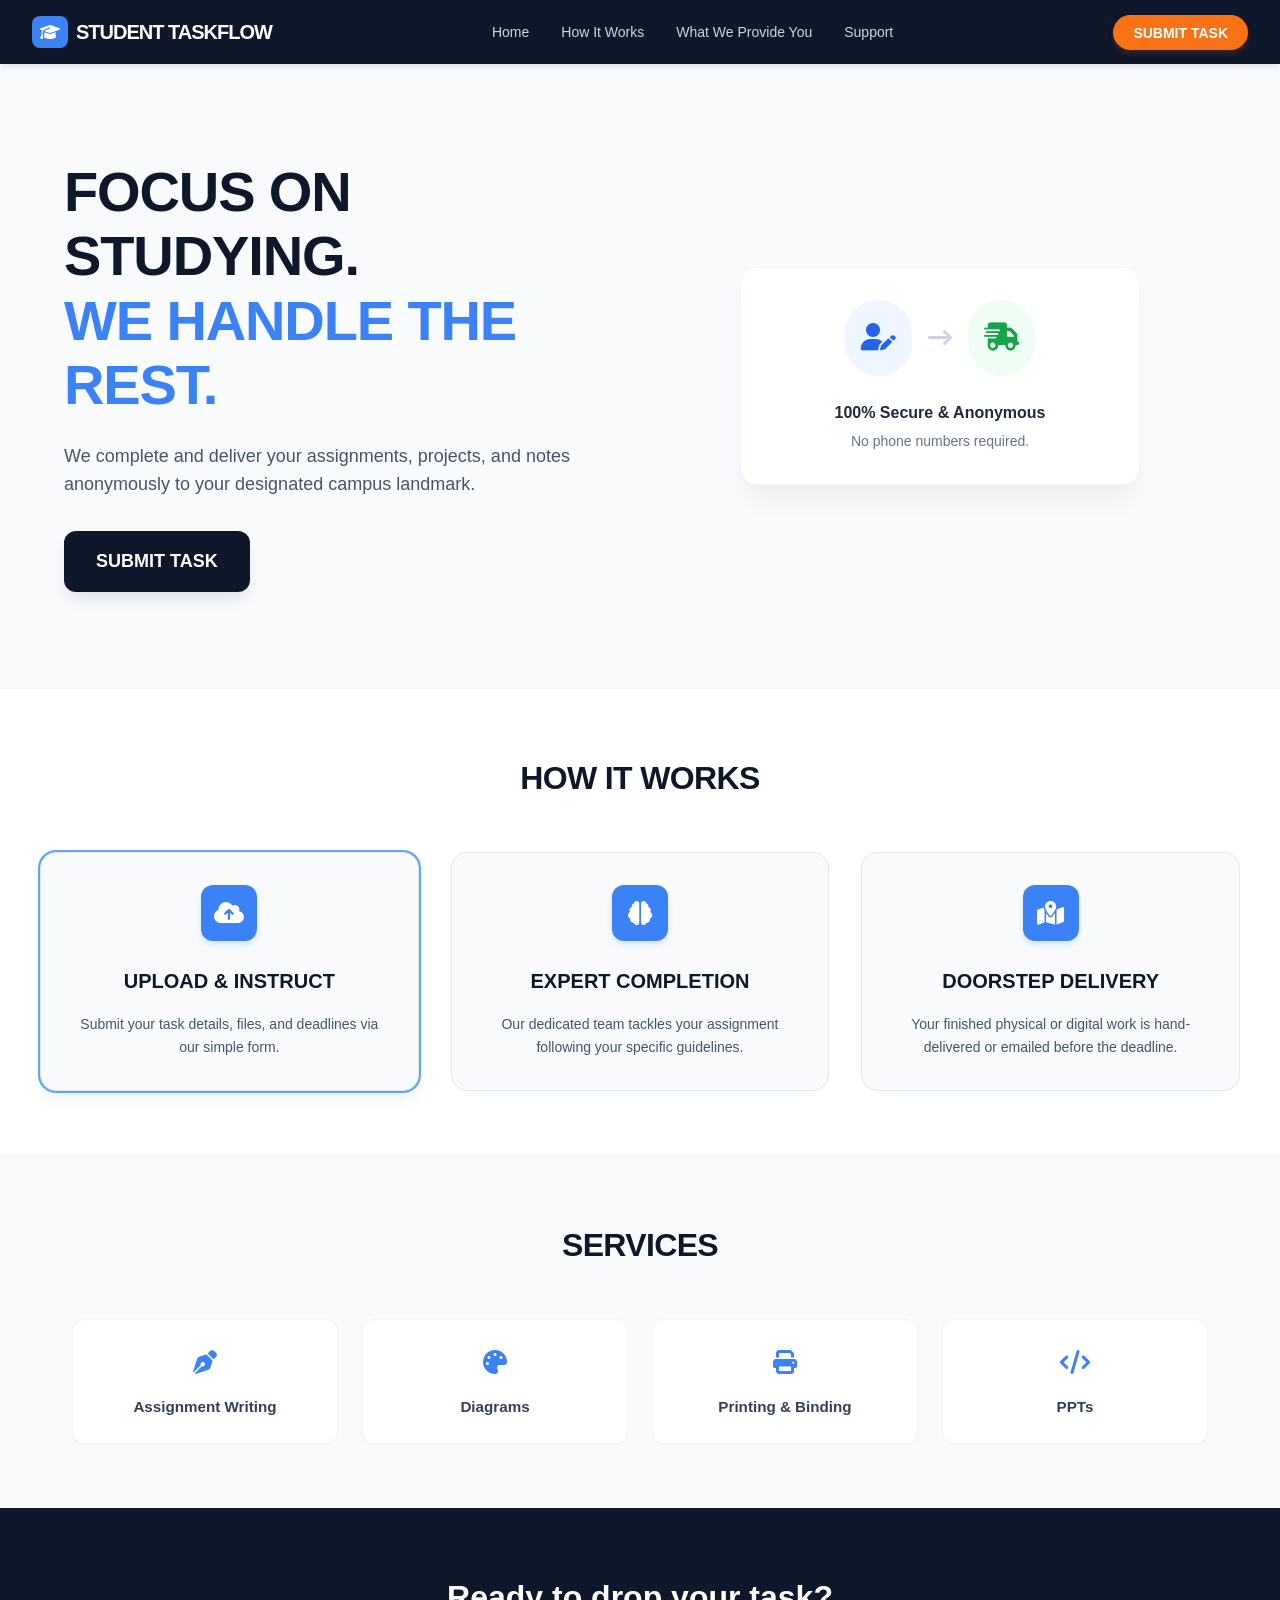
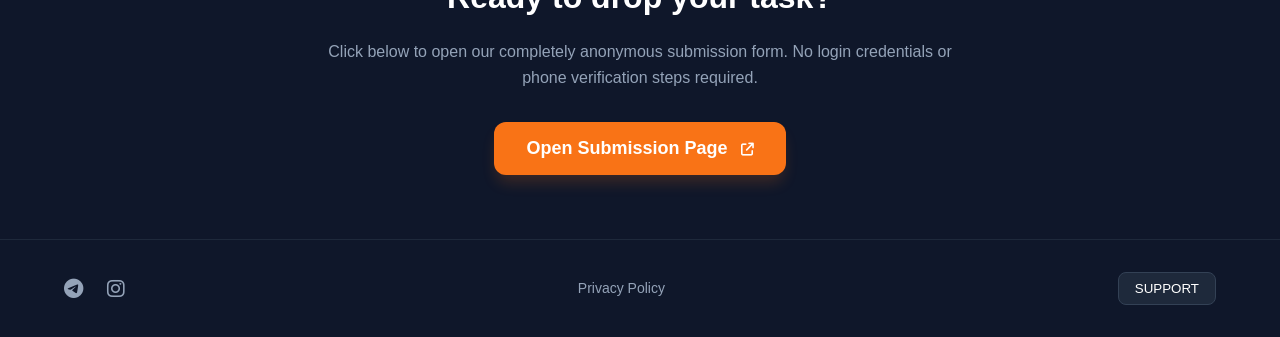
<file: index.html>
<!DOCTYPE html>
<html lang="en">
<head>
    <meta charset="UTF-8">
    <meta name="viewport" content="width=device-width, initial-scale=1.0">
    <title>Student Taskflow - Focus on Studying, We Handle the Rest.</title>
    <!-- FontAwesome for modern icons -->
    <link rel="stylesheet" href="https://cdnjs.cloudflare.com/ajax/libs/font-awesome/6.4.0/css/all.min.css">
    
    <style>
        /* --- RESET & GLOBAL STYLES --- */
        * {
            margin: 0;
            padding: 0;
            box-sizing: border-box;
        }
        body {
            font-family: 'Segoe UI', Tahoma, Geneva, Verdana, sans-serif;
            background-color: #f8fafc;
            color: #0f172a;
            line-height: 1.6;
        }
        a {
            text-decoration: none;
            color: inherit;
        }

        /* --- NAVIGATION --- */
        .navbar {
            background-color: #0f172a;
            color: #ffffff;
            display: flex;
            justify-content: space-between;
            align-items: center;
            padding: 1rem 2rem;
            position: sticky;
            top: 0;
            z-index: 100;
            box-shadow: 0 4px 6px -1px rgba(0, 0, 0, 0.1);
        }
        .logo-container {
            display: flex;
            align-items: center;
            gap: 0.5rem;
        }
        .logo-icon {
            background-color: #3b82f6;
            color: white;
            padding: 0.5rem;
            border-radius: 8px;
            display: flex;
            align-items: center;
            justify-content: center;
        }
        .logo-text {
            font-weight: 800;
            font-size: 1.25rem;
            letter-spacing: -0.05em;
        }
        .nav-links {
            display: flex;
            gap: 2rem;
            list-style: none;
            font-size: 0.875rem;
            font-weight: 500;
            color: #cbd5e1;
        }
        .nav-links a:hover {
            color: #ffffff;
            transition: color 0.2s ease;
        }
        .cta-nav-btn {
            background-color: #f97316;
            color: #ffffff;
            padding: 0.6rem 1.25rem;
            border-radius: 9999px;
            font-weight: 700;
            font-size: 0.875rem;
            box-shadow: 0 4px 6px -1px rgba(249, 115, 22, 0.2);
            transition: all 0.2s ease;
        }
        .cta-nav-btn:hover {
            background-color: #ea580c;
            transform: scale(1.05);
        }

        /* --- HERO SECTION --- */
        .hero {
            max-width: 1280px;
            margin: 0 auto;
            padding: 4rem 2rem;
            display: grid;
            grid-template-columns: 1fr;
            gap: 3rem;
            align-items: center;
        }
        @media (min-width: 768px) {
            .hero {
                grid-template-columns: 1fr 1fr;
                padding: 6rem 4rem;
            }
        }
        .hero-text {
            text-align: center;
        }
        @media (min-width: 768px) {
            .hero-text {
                text-align: left;
            }
        }
        .hero-text h1 {
            font-size: 2.5rem;
            font-weight: 800;
            line-height: 1.15;
            letter-spacing: -0.02em;
            margin-bottom: 1.5rem;
        }
        @media (min-width: 768px) {
            .hero-text h1 {
                font-size: 3.5rem;
            }
        }
        .hero-text h1 span {
            color: #3b82f6;
        }
        .hero-text p {
            color: #475569;
            font-size: 1.125rem;
            margin-bottom: 2rem;
            max-width: 32rem;
        }
        .cta-hero-btn {
            display: inline-block;
            background-color: #0f172a;
            color: white;
            padding: 1rem 2rem;
            border-radius: 12px;
            font-weight: 700;
            font-size: 1.125rem;
            box-shadow: 0 10px 15px -3px rgba(15, 23, 42, 0.1);
            transition: all 0.2s ease;
        }
        .cta-hero-btn:hover {
            background-color: #1e293b;
            transform: translateY(-2px);
        }
        .hero-graphic {
            display: flex;
            justify-content: center;
        }
        .graphic-card {
            background: white;
            padding: 2rem;
            border-radius: 16px;
            box-shadow: 0 20px 25px -5px rgba(0, 0, 0, 0.05);
            border: 1px solid #f1f5f9;
            width: 100%;
            max-width: 400px;
            text-align: center;
        }
        .graphic-flow {
            display: flex;
            align-items: center;
            justify-content: center;
            gap: 1rem;
            margin-bottom: 1.5rem;
        }
        .icon-wrapper {
            padding: 1rem;
            border-radius: 9999px;
            font-size: 1.75rem;
        }
        .icon-blue { background-color: #eff6ff; color: #2563eb; }
        .icon-green { background-color: #f0fdf4; color: #16a34a; }
        .flow-arrow {
            color: #cbd5e1;
            font-size: 1.5rem;
            animation: pulse 2s infinite;
        }

        /* --- HOW IT WORKS --- */
        .how-it-works-section {
            background-color: #ffffff;
            padding: 4rem 2rem;
            border-top: 1px solid #f1f5f9;
            border-bottom: 1px solid #f1f5f9;
        }
        .section-title {
            text-align: center;
            font-size: 2rem;
            font-weight: 800;
            margin-bottom: 3rem;
            letter-spacing: -0.02em;
        }
        .steps-grid {
            max-width: 1200px;
            margin: 0 auto;
            display: grid;
            grid-template-columns: 1fr;
            gap: 2rem;
        }
        @media (min-width: 768px) {
            .steps-grid {
                grid-template-columns: 1fr 1fr 1fr;
            }
        }
        .step-card {
            background-color: #f8fafc;
            padding: 2rem;
            border-radius: 16px;
            border: 1px solid #e2e8f0;
            text-align: center;
            transition: all 0.3s ease;
        }
        .step-card.highlighted {
            box-shadow: 0 0 0 2px #60a5fa, 0 10px 15px -3px rgba(59, 130, 246, 0.1);
            background-color: #f8fafc;
        }
        .step-icon {
            width: 3.5rem;
            height: 3.5rem;
            background-color: #3b82f6;
            color: white;
            border-radius: 12px;
            display: flex;
            align-items: center;
            justify-content: center;
            margin: 0 auto 1.5rem auto;
            font-size: 1.5rem;
            box-shadow: 0 4px 6px -1px rgba(59, 130, 246, 0.2);
        }
        .step-card h3 {
            font-weight: 700;
            font-size: 1.25rem;
            margin-bottom: 1rem;
        }
        .step-card p {
            color: #475569;
            font-size: 0.875rem;
            line-height: 1.6;
        }

        /* --- SERVICES --- */
        .services-section {
            padding: 4rem 2rem;
            max-width: 1200px;
            margin: 0 auto;
        }
        .services-grid {
            display: grid;
            grid-template-columns: repeat(2, 1fr);
            gap: 1.5rem;
        }
        @media (min-width: 768px) {
            .services-grid {
                grid-template-columns: repeat(4, 1fr);
            }
        }
        .service-card {
            background-color: white;
            padding: 1.5rem;
            border-radius: 12px;
            border: 1px solid #f1f5f9;
            text-align: center;
            box-shadow: 0 1px 3px rgba(0,0,0,0.02);
        }
        .service-card .icon {
            color: #3b82f6;
            font-size: 1.5rem;
            margin-bottom: 0.75rem;
        }
        .service-card p {
            font-weight: 700;
            font-size: 0.95rem;
            color: #334155;
        }

        /* --- CALL TO ACTION (SUBMIT BLOCK) --- */
        .cta-block {
            background-color: #0f172a;
            color: white;
            padding: 4rem 2rem;
            text-align: center;
        }
        .cta-content {
            max-width: 42rem;
            margin: 0 auto;
        }
        .cta-content h2 {
            font-size: 2rem;
            font-weight: 700;
            margin-bottom: 1rem;
        }
        .cta-content p {
            color: #94a3b8;
            margin-bottom: 2rem;
        }
        .submit-form-btn {
            background-color: #f97316;
            color: white;
            border: none;
            padding: 1rem 2rem;
            border-radius: 12px;
            font-weight: 700;
            font-size: 1.125rem;
            cursor: pointer;
            box-shadow: 0 10px 15px -3px rgba(249, 115, 22, 0.2);
            transition: background 0.2s ease;
        }
        .submit-form-btn:hover {
            background-color: #ea580c;
        }

        /* --- FOOTER --- */
        .footer {
            background-color: #0f172a;
            color: #94a3b8;
            padding: 2rem;
            border-top: 1px solid #1e293b;
            display: flex;
            flex-direction: column;
            align-items: center;
            justify-content: space-between;
            gap: 1.5rem;
            font-size: 0.875rem;
        }
        @media (min-width: 768px) {
            .footer {
                flex-direction: row;
                padding: 2rem 4rem;
            }
        }
        .social-links {
            display: flex;
            gap: 1.5rem;
            font-size: 1.25rem;
        }
        .social-links a:hover {
            color: white;
        }
        .footer-links a:hover {
            text-decoration: underline;
            color: white;
        }
        .support-btn {
            background-color: #1e293b;
            color: white;
            border: 1px solid #334155;
            padding: 0.5rem 1rem;
            border-radius: 8px;
            cursor: pointer;
            transition: background 0.2s ease;
        }
        .support-btn:hover {
            background-color: #334155;
        }

        /* --- ANIMATIONS --- */
        @keyframes pulse {
            0%, 100% { opacity: 1; }
            50% { opacity: .5; }
        }
        .hidden-menu-check {
            display: none;
        }
    </style>
</head>
<body>

    <!-- NAVIGATION BAR -->
    <nav class="navbar">
        <div class="logo-container">
            <div class="logo-icon">
                <i class="fa-solid fa-graduation-cap"></i>
            </div>
            <span class="logo-text">STUDENT TASKFLOW</span>
        </div>
        <ul class="nav-links">
            <li><a href="#">Home</a></li>
            <li><a href="#how-it-works">How It Works</a></li>
            <li><a href="#services">What We Provide You</a></li>
            <li><a href="#footer">Support</a></li>
        </ul>
        <div>
            <a href="k.html" class="cta-nav-btn">SUBMIT TASK</a>
        </div>
    </nav>

    <!-- HERO SECTION -->
    <main class="hero">
        <div class="hero-text">
            <h1>
                FOCUS ON STUDYING.<br>
                <span>WE HANDLE THE REST.</span>
            </h1>
            <p>
                We complete and deliver your assignments, projects, and notes anonymously to your designated campus landmark.
            </p>
            <div>
                <a href="k.html" class="cta-hero-btn">SUBMIT TASK</a>
            </div>
        </div>
        
        <div class="hero-graphic">
            <div class="graphic-card">
                <div class="graphic-flow">
                    <div class="icon-wrapper icon-blue"><i class="fa-solid fa-user-pen"></i></div>
                    <div class="flow-arrow"><i class="fa-solid fa-arrow-right-long"></i></div>
                    <div class="icon-wrapper icon-green"><i class="fa-solid fa-truck-fast"></i></div>
                </div>
                <div>
                    <h4 style="font-weight: 700; color: #1e293b; margin-bottom: 0.25rem;">100% Secure & Anonymous</h4>
                    <p style="font-size: 0.875rem; color: #64748b;">No phone numbers required.</p>
                </div>
            </div>
        </div>
    </main>

    <!-- HOW IT WORKS SECTION -->
    <section id="how-it-works" class="how-it-works-section">
        <h2 class="section-title">HOW IT WORKS</h2>
        <div class="steps-grid">
            <!-- Step 1 (Highlighted card box option) -->
            <div class="step-card highlighted">
                <div class="step-icon">
                    <i class="fa-solid fa-cloud-arrow-up"></i>
                </div>
                <h3>UPLOAD & INSTRUCT</h3>
                <p>Submit your task details, files, and deadlines via our simple form.</p>
            </div>
            <!-- Step 2 -->
            <div class="step-card">
                <div class="step-icon">
                    <i class="fa-solid fa-brain"></i>
                </div>
                <h3>EXPERT COMPLETION</h3>
                <p>Our dedicated team tackles your assignment following your specific guidelines.</p>
            </div>
            <!-- Step 3 -->
            <div class="step-card">
                <div class="step-icon">
                    <i class="fa-solid fa-map-location-dot"></i>
                </div>
                <h3>DOORSTEP DELIVERY</h3>
                <p>Your finished physical or digital work is hand-delivered or emailed before the deadline.</p>
            </div>
        </div>
    </section>
    <!-- SERVICES SECTION -->
    <section id="services" class="services-section">
        <h2 class="section-title">SERVICES</h2>
        <a href="k.html">
        <div class="services-grid">
            <div class="service-card">
                <div class="icon"><i class="fa-solid fa-pen-nib"></i></div>
                <p>Assignment Writing</p>
            </div>
            <div class="service-card">
                <div class="icon"><i class="fa-solid fa-palette"></i></div>
                <p>Diagrams</p>
            </div>
            <div class="service-card">
                <div class="icon"><i class="fa-solid fa-print"></i></div>
                <p>Printing & Binding</p>
            </div>
            <div class="service-card">
                <div class="icon"><i class="fa-solid fa-code"></i></div>
                <p>PPTs</p>
            </div>
        </div>
    </section>
        </a>
    <!-- SUBMIT CALL TO ACTION -->
    <section id="submit-section" class="cta-block">
        <div class="cta-content">
            <h2>Ready to drop your task?</h2>
            <p>Click below to open our completely anonymous submission form. No login credentials or phone verification steps required.</p>
            <a href="k.html" >
            <button class="submit-form-btn" >
                Open Submission Page <i class="fa-solid fa-arrow-up-right-from-square" style="font-size: 0.8rem; margin-left: 0.5rem;"></i>
            </button>
            </a>
        </div>
    </section>

    <!-- FOOTER -->
    <footer id="footer" class="footer">
        <div class="social-links">
            <a href="#"><i class="fa-brands fa-telegram"></i></a>
            <a href="#"><i class="fa-brands fa-instagram"></i></a>
        </div>
        <div class="footer-links">
            <a href="#">Privacy Policy</a>
        </div>
        <div>
            <button class="support-btn" onclick="alert('For support, please contact us via Telegram or Instagram.')">SUPPORT</button>
        </div>
    </footer>

</body>
</html>
</file>
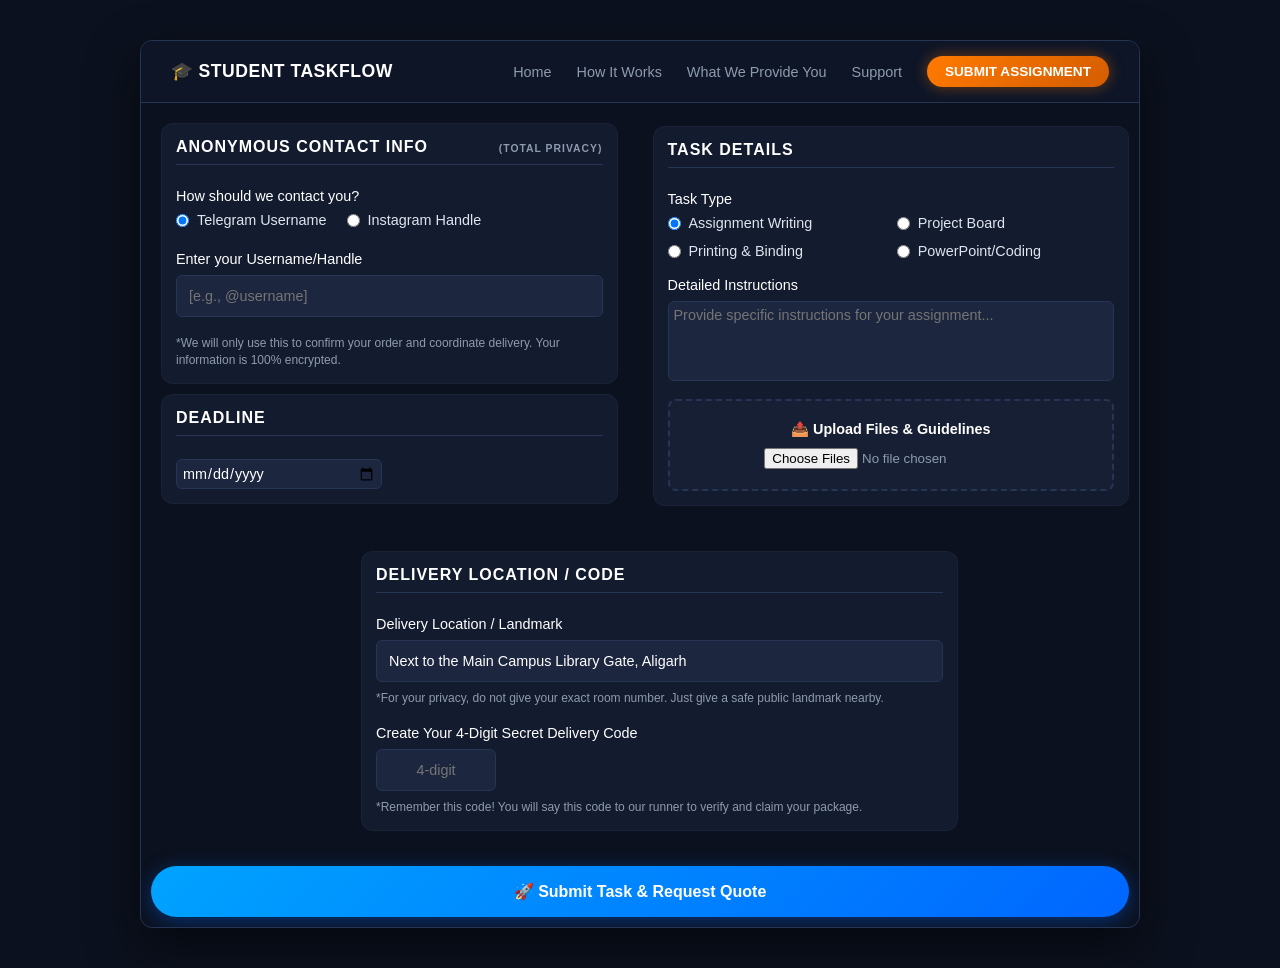
<file: k.html>
<!DOCTYPE html>
<html lang="en">
<head>
    <meta charset="UTF-8">
    <meta name="viewport" content="width=device-width, initial-scale=1.0">
    <title>Student Taskflow - Submit Assignment</title>
    <style>
        :root {
            --bg-main: #0B111E;
            --bg-card: #131B2E;
            --bg-input: #1C263E;
            --text-main: #FFFFFF;
            --text-muted: #8E9BAE;
            --accent-blue: #38BDF8;
            --accent-orange: #FF7A00;
            --border-color: #263554;
        }

        * {
            box-sizing: border-box;
            margin: 0;
            padding: 0;
            font-family: 'Segoe UI', Tahoma, Geneva, Verdana, sans-serif;
        }

        body {
            background-color: var(--bg-main);
            color: var(--text-main);
            padding: 40px 20px;
            display: flex;
            justify-content: center;
            align-items: center;
            min-height: 100vh;
        }

        /* Browser Window Mockup Wrapper */
        .window-container {
            width: 100%;
            max-width: 1000px;
            background-color: var(--bg-main);
            border-radius: 12px;
            overflow: hidden;
            box-shadow: 0 20px 50px rgba(0, 0, 0, 0.5);
            border: 1px solid var(--border-color);
        }

        /* Mockup Header Navigation */
        .nav-bar {
            background-color: #0d1527;
            padding: 15px 30px;
            display: flex;
            justify-content: space-between;
            align-items: center;
            border-bottom: 1px solid var(--border-color);
        }

        .logo {
            display: flex;
            align-items: center;
            font-weight: bold;
            font-size: 1.1rem;
            letter-spacing: 0.5px;
        }

        .logo span {
            color: var(--accent-blue);
            margin-right: 5px;
        }

        .nav-links {
            display: flex;
            gap: 25px;
            align-items: center;
        }

        .nav-links a {
            color: var(--text-muted);
            text-decoration: none;
            font-size: 0.9rem;
            transition: color 0.2s;
        }

        .nav-links a:hover {
            color: var(--text-main);
        }

        .btn-orange {
            background: linear-gradient(135deg, #FF7A00 0%, #D45D00 100%);
            color: white;
            padding: 8px 18px;
            border-radius: 20px;
            border: none;
            font-weight: bold;
            font-size: 0.85rem;
            cursor: pointer;
            box-shadow: 0 0 15px rgba(255, 122, 0, 0.4);
        }

        /* Main Form Layout */
        .form-container {
            padding: 10px;
            display: grid;
            grid-template-columns: 1fr 1fr;
            gap: 25px;
        }

        @media (max-width: 768px) {
            .form-container {
                grid-template-columns: 1fr;
            }
        }

        /* Card Panels */
        .form-section {
            background-color: var(--bg-card);
            border-radius: 12px;
            padding: 14px;
            border: 1px solid rgba(255, 255, 255, 0.03);
            display: flex;
            flex-direction: column;
            gap: 18px;
        }
        .form-section1 {
            background-color: var(--bg-card);
            border-radius: 12px;
            margin-left: 210px;
            margin-right: -330px;
            align-self: start;
            padding: 14px;
            border: 1px solid rgba(255, 255, 255, 0.03);
            display: flex;
            flex-direction: column;
            gap: 18px;
        }

        .section-title {
            font-size: 1rem;
            text-transform: uppercase;
            letter-spacing: 1px;
            font-weight: 700;
            border-bottom: 1px solid var(--border-color);
            padding-bottom: 8px;
            margin-bottom: 5px;
        }

        .section-title span {
            font-size: 0.65rem;
            color: var(--text-muted);
            float: right;
            margin-top: 5px;
        }

        /* Form Controls */
        .form-group {
            display: flex;
            flex-direction: column;
            gap: 8px;
        }

        label {
            font-size: 0.9rem;
            color: var(--text-main);
        }

        .radio-group {
            display: flex;
            gap: 20px;
            margin-bottom: 5px;
        }

        .radio-label {
            display: flex;
            align-items: center;
            gap: 8px;
            font-size: 0.9rem;
            cursor: pointer;
            color: #DFE5EF;
        }

        .radio-grid {
            display: grid;
            grid-template-columns: 1fr 1fr;
            gap: 12px;
        }

        input[type="text"], textarea {
            width: 100%;
            background-color: var(--bg-input);
            border: 1px solid var(--border-color);
            border-radius: 6px;
            padding: 12px;
            color: white;
            font-size: 0.9rem;
            outline: none;
            transition: border-color 0.2s;
        }

        input[type="date"], textarea {
            width: 100%;
            background-color: var(--bg-input);
            border: 1px solid var(--border-color);
            border-radius: 6px;
            padding: 5px;
            color: white;
            font-size: 0.9rem;
            outline: none;
            transition: border-color 0.2s;
        }

        input[type="date"]:focus, textarea:focus {
            border-color: var(--accent-blue);
        }

        textarea {
            resize: none;
            height: 80px;
        }

        .note {
            font-size: 0.75rem;
            color: var(--text-muted);
            line-height: 1.4;
        }

        /* DateTime Custom Row */
        .datetime-row {
            display: grid;
            grid-template-columns: 1fr 1fr;
            gap: 15px;
        }

        /* Drag & Drop Upload Zone */
        .upload-zone {
            border: 2px dashed var(--border-color);
            background-color: rgba(28, 38, 62, 0.4);
            border-radius: 8px;
            padding: 30px 20px;
            text-align: center;
            cursor: pointer;
            transition: background-color 0.2s, border-color 0.2s;
            display: flex;
            flex-direction: column;
            align-items: center;
            gap: 10px;
        }

        .upload-zone:hover {
            background-color: rgba(28, 38, 62, 0.7);
            border-color: var(--accent-blue);
        }

        .upload-icon {
            font-size: 2rem;
            color: var(--accent-blue);
        }

        .upload-text {
            font-size: 0.9rem;
            font-weight: 600;
        }

        .upload-sub {
            font-size: 0.75rem;
            color: var(--text-muted);
        }

        /* Bottom Submit Wrapper */
        .submit-wrapper {
            grid-column: 1 / -1;
            text-align: center;
            margin-top: 10px;
        }

        .btn-submit {
            width: 100%;
            background: linear-gradient(135deg, #00A3FF 0%, #0066FF 100%);
            color: white;
            border: none;
            padding: 16px;
            border-radius: 30px;
            font-size: 1rem;
            font-weight: bold;
            cursor: pointer;
            display: flex;
            justify-content: center;
            align-items: center;
            gap: 10px;
            box-shadow: 0 4px 20px rgba(0, 102, 255, 0.4);
            transition: transform 0.1s;
        }

        .btn-submit:active {
            transform: scale(0.99);
        }
    </style>
</head>
<body>

<div class="window-container">
    <header class="nav-bar">
        <div class="logo">
            <span>🎓</span> STUDENT TASKFLOW
        </div>
        <nav class="nav-links">
            <a href="index.html">Home</a>
            <a href="index.html#how-it-works">How It Works</a>
            <a href="index.html#services">What We Provide You</a>
            <a href="index.html#footer">Support</a>
            <button class="btn-orange" onclick="alert('All other details will be sent to your Telegram/Instagram DM after submission.')">SUBMIT ASSIGNMENT</button>
        </nav>
    </header>
    


        <form action="https://formsubmit.co/hadihuda446@gmail.com" class="form-container" method="POST" enctype="multipart/form-data">
        
        <div class="left-column" style="display: flex; flex-direction: column; gap: 10px; margin: 10px;">
            
            <div class="form-section">
                <h2 class="section-title">Anonymous Contact Info <span>(TOTAL PRIVACY)</span></h2>
                <div class="form-group">
                    <label>How should we contact you?</label>
                    <div class="radio-group">
                        <label class="radio-label">
                            <input type="radio" name="contact_method" value="Telegram" checked> Telegram Username
                        </label>
                        <label class="radio-label">
                            <input type="radio" name="contact_method" value="Instagram"> Instagram Handle
                        </label>
                    </div>
                </div>
                <div class="form-group">
                    <label>Enter your Username/Handle</label>
                    <input type="text" name="user_handle" placeholder="[e.g., @username]" required>
                </div>
                <p class="note">*We will only use this to confirm your order and coordinate delivery. Your information is 100% encrypted.</p>
            </div>

            <div class="form-section">
                <h2 class="section-title">Deadline</h2>
                <div class="datetime-row">
                    <div class="form-group">
                        <input type="date" name="deadline" required>
                        </div>
                </div>
               
            </div>
        </div>

        <div class="right-column" style="display: flex; flex-direction: column; gap: 25px; margin-top: 13px; margin-bottom: 20px;">
            
            <div class="form-section">
                <h2 class="section-title">Task Details</h2>
                <div class="form-group">
                    <label>Task Type</label>
                    <div class="radio-grid">
                         <label class="radio-label"><input type="radio" name="task_type" value="Assignment Writing" checked> Assignment Writing</label>
                        <label class="radio-label"><input type="radio" name="task_type" value="Project Board"> Project Board</label>
                        <label class="radio-label"><input type="radio" name="task_type" value="Printing & Binding"> Printing & Binding</label>
                      <label class="radio-label"><input type="radio" name="task_type" value="PowerPoint/Coding"> PowerPoint/Coding</label>
                    </div>
                </div>
                <div class="form-group">
                    <label>Detailed Instructions</label>
                    <textarea name="instructions" placeholder="Provide specific instructions for your assignment..."></textarea>
                </div>
                <div class="upload-zone" style="padding: 20px;">
                    <div class="upload-text">📤 Upload Files & Guidelines</div>
                    <div class="upload-sub"><input type="file" name="attachment" multiple></div>
                </div>
            </div>
            </div>
            <div class="makeitcenter">
            <div class="form-section1">
                <h2 class="section-title">Delivery Location / Code </h2>
                <div class="form-group">
                    <label>Delivery Location / Landmark</label>
                    <input type="text" value="Next to the Main Campus Library Gate, Aligarh">
                    <p class="note">*For your privacy, do not give your exact room number. Just give a safe public landmark nearby.</p>
                </div>
                <div class="form-group">
                    <label>Create Your 4-Digit Secret Delivery Code</label>
                    <input type="text" maxlength="4" placeholder="4-digit" style="width: 120px; text-align: center;">
                    <p class="note">*Remember this code! You will say this code to our runner to verify and claim your package.</p>
                </div>
            </div>
        </div>

        <div class="submit-wrapper">
            <button type="submit" class="btn-submit" onclick="alert('All other details will be sent to your Telegram/Instagram DM after submission.');">
                🚀 Submit Task & Request Quote
            </button>
        </div>
    </form>
    </form>
</div>

</body>
</html>
</file>
